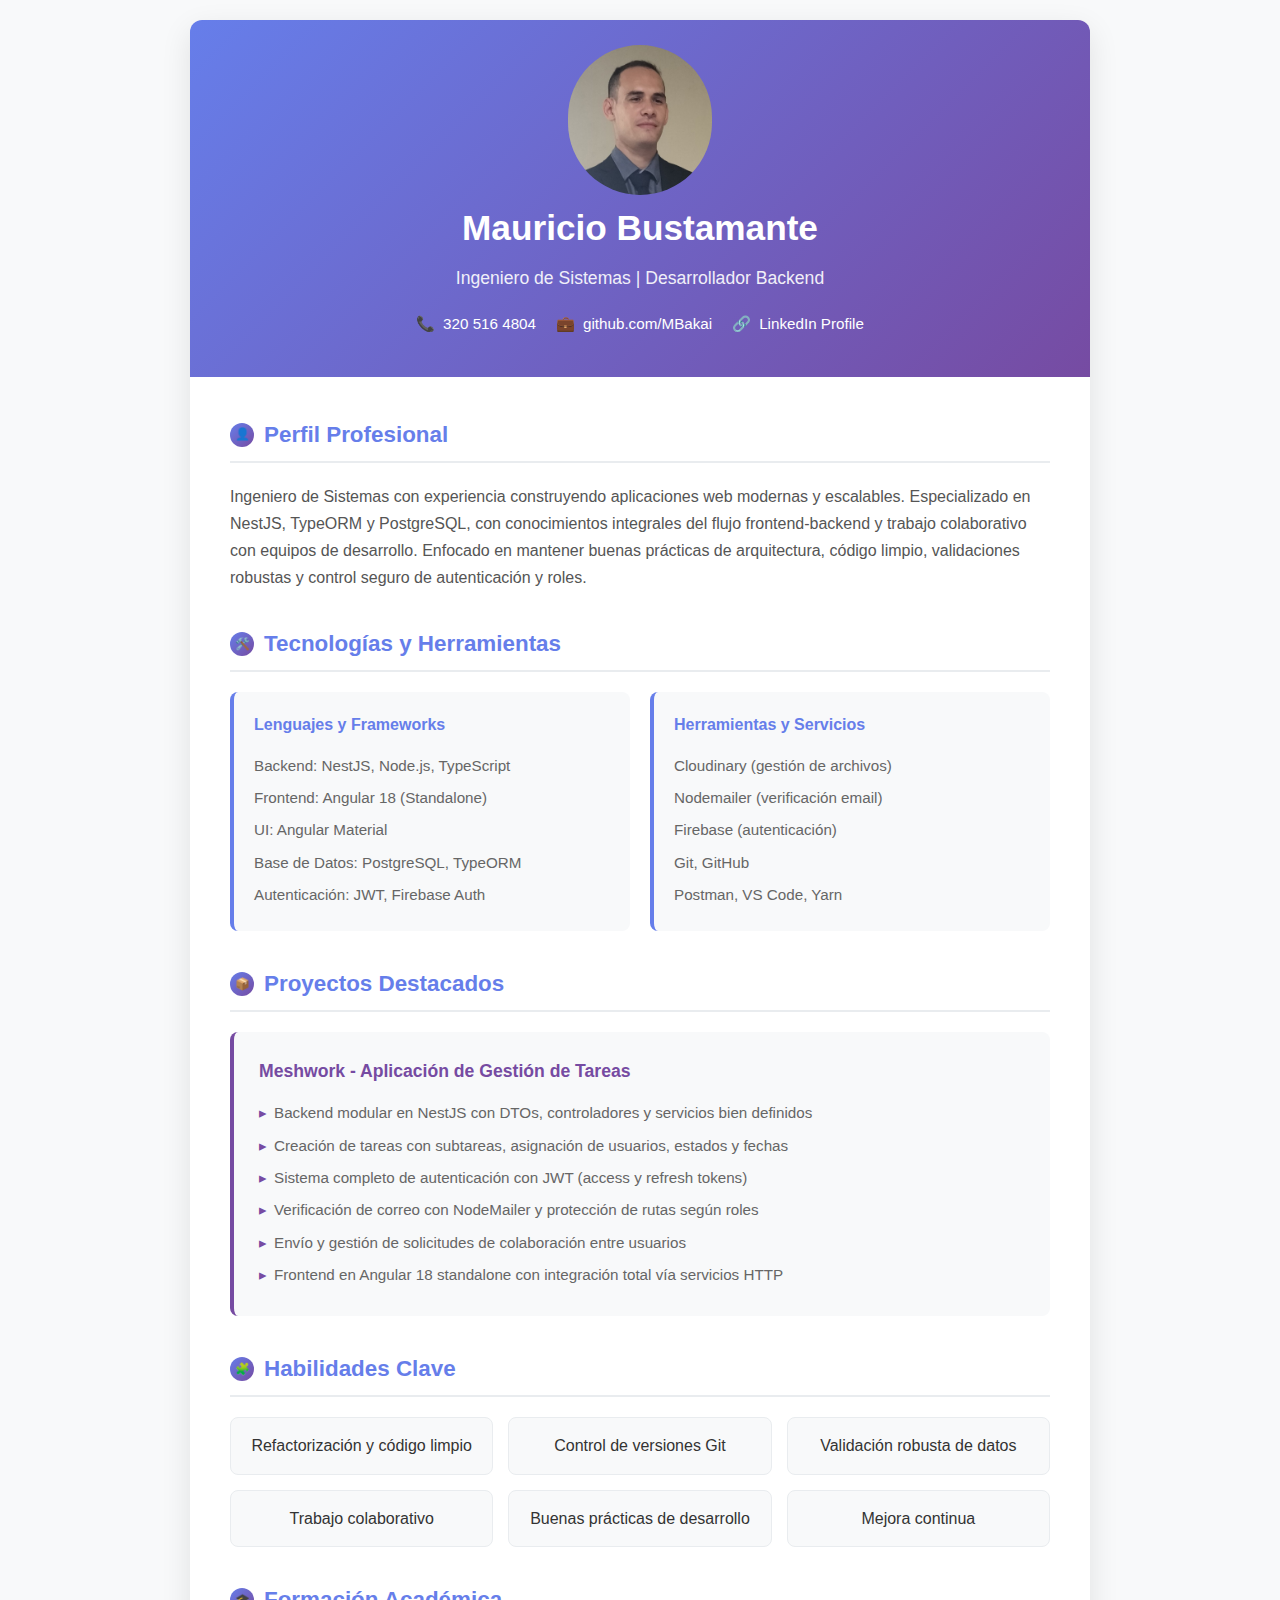
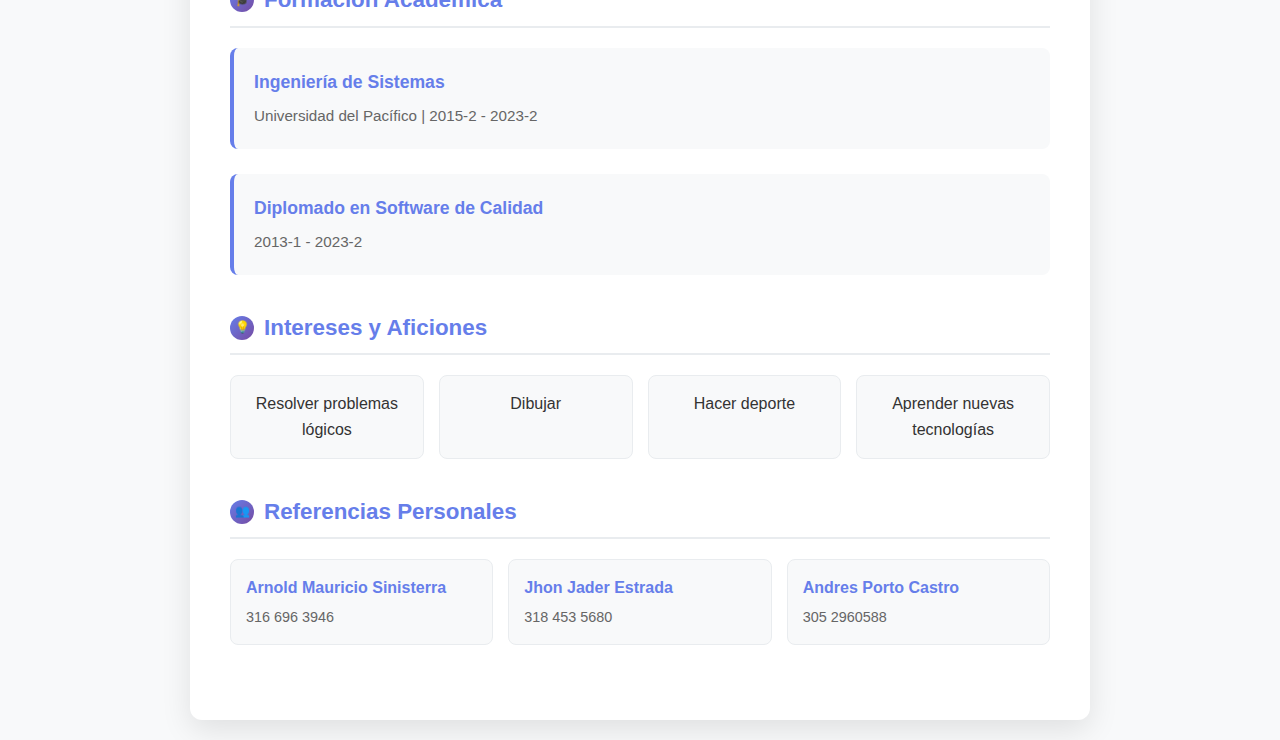
<file: mauricio-cv.html>
<!DOCTYPE html>
<html lang="es">
<head>
    <meta charset="UTF-8">
    <meta name="viewport" content="width=device-width, initial-scale=1.0">
    <title>Mauricio Bustamante - CV</title>
    <link rel="stylesheet" href="./style/style.css">
</head>
<body>
    <div class="cv-container">
        <!-- Header Section -->
        <div class="header">
            <div class="photo-placeholder">
                <img src="./assets/mauro face.jpg" alt="">
            </div>
            <h1>Mauricio Bustamante</h1>
            <div class="subtitle">Ingeniero de Sistemas | Desarrollador Backend</div>
            <div class="contact-info">
                <div class="contact-item">
                    <span>📞</span>
                    <span>320 516 4804</span>
                </div>
                <div class="contact-item">
                    <span>💼</span>
                   <a href="https://github.com/MBakai"> <span>github.com/MBakai</span></a>
                </div>
                <div class="contact-item">
                    <span>🔗</span>
                    <a href="https://www.linkedin.com/in/mauricio-bustamante-mejía-8593852a6/"><span>LinkedIn Profile</span></a>
                </div>
            </div>
        </div>

        <!-- Content Section -->
        <div class="content">
            <!-- Perfil Profesional -->
            <div class="section">
                <h3 class="section-title">
                    <div class="section-icon">👤</div>
                    Perfil Profesional
                </h3>
                <p class="profile-text">
                    Ingeniero de Sistemas con experiencia construyendo aplicaciones web modernas y escalables. 
                    Especializado en NestJS, TypeORM y PostgreSQL, con conocimientos integrales del flujo 
                    frontend-backend y trabajo colaborativo con equipos de desarrollo. Enfocado en mantener 
                    buenas prácticas de arquitectura, código limpio, validaciones robustas y control seguro 
                    de autenticación y roles.
                </p>
            </div>

            <!-- Tecnologías -->
            <div class="section">
                <h3 class="section-title">
                    <div class="section-icon">🛠️</div>
                    Tecnologías y Herramientas
                </h3>
                <div class="tech-grid">
                    <div class="tech-category">
                        <h4>Lenguajes y Frameworks</h4>
                        <ul class="tech-list">
                            <li>Backend: NestJS, Node.js, TypeScript</li>
                            <li>Frontend: Angular 18 (Standalone)</li>
                            <li>UI: Angular Material</li>
                            <li>Base de Datos: PostgreSQL, TypeORM</li>
                            <li>Autenticación: JWT, Firebase Auth</li>
                        </ul>
                    </div>
                    <div class="tech-category">
                        <h4>Herramientas y Servicios</h4>
                        <ul class="tech-list">
                            <li>Cloudinary (gestión de archivos)</li>
                            <li>Nodemailer (verificación email)</li>
                            <li>Firebase (autenticación)</li>
                            <li>Git, GitHub</li>
                            <li>Postman, VS Code, Yarn</li>
                        </ul>
                    </div>
                </div>
            </div>

            <!-- Proyectos -->
            <div class="section">
                <h3 class="section-title">
                    <div class="section-icon">📦</div>
                    Proyectos Destacados
                </h3>
                <div class="project">
                    <h4>Meshwork - Aplicación de Gestión de Tareas</h4>
                    <ul>
                        <li>Backend modular en NestJS con DTOs, controladores y servicios bien definidos</li>
                        <li>Creación de tareas con subtareas, asignación de usuarios, estados y fechas</li>
                        <li>Sistema completo de autenticación con JWT (access y refresh tokens)</li>
                        <li>Verificación de correo con NodeMailer y protección de rutas según roles</li>
                        <li>Envío y gestión de solicitudes de colaboración entre usuarios</li>
                        <li>Frontend en Angular 18 standalone con integración total vía servicios HTTP</li>
                    </ul>
                </div>
            </div>

            <!-- Habilidades -->
            <div class="section">
                <h3 class="section-title">
                    <div class="section-icon">🧩</div>
                    Habilidades Clave
                </h3>
                <div class="skills-grid">
                    <div class="skill-item">Refactorización y código limpio</div>
                    <div class="skill-item">Control de versiones Git</div>
                    <div class="skill-item">Validación robusta de datos</div>
                    <div class="skill-item">Trabajo colaborativo</div>
                    <div class="skill-item">Buenas prácticas de desarrollo</div>
                    <div class="skill-item">Mejora continua</div>
                </div>
            </div>

            <!-- Formación -->
            <div class="section">
                <h3 class="section-title">
                    <div class="section-icon">🎓</div>
                    Formación Académica
                </h3>
                <div class="education">
                    <h4>Ingeniería de Sistemas</h4>
                    <p>Universidad del Pacífico | 2015-2 - 2023-2</p>
                </div>
                <br>
                <div class="education">
                    <h4>Diplomado en Software de Calidad</h4>
                    <p>2013-1 - 2023-2</p>
                </div>
            </div>

            <!-- Aficiones -->
            <div class="section">
                <h3 class="section-title">
                    <div class="section-icon">💡</div>
                    Intereses y Aficiones
                </h3>
                <div class="hobbies-list">
                    <div class="hobby-item">Resolver problemas lógicos</div>
                    <div class="hobby-item">Dibujar</div>
                    <div class="hobby-item">Hacer deporte</div>
                    <div class="hobby-item">Aprender nuevas tecnologías</div>
                </div>
            </div>

            <!-- Referencias -->
            <div class="section">
                <h3 class="section-title">
                    <div class="section-icon">👥</div>
                    Referencias Personales
                </h3>
                <div class="references-list">
                    <div class="reference-item">
                        <div class="reference-name">Arnold Mauricio Sinisterra</div>
                        <div class="reference-phone">316 696 3946</div>
                    </div>
                    <div class="reference-item">
                        <div class="reference-name">Jhon Jader Estrada</div>
                        <div class="reference-phone">318 453 5680</div>
                    </div>
                    <div class="reference-item">
                        <div class="reference-name">Andres Porto Castro</div>
                        <div class="reference-phone">305 2960588</div>
                    </div>
                </div>
            </div>
        </div>
    </div>
</body>
</html>
</file>
<file: style/style.css>
*{
    margin: 0;
    padding: 0;
    box-sizing: border-box;
}

body {
    font-family: 'Segoe UI', Tahoma, Geneva, Verdana, sans-serif;
    line-height: 1.6;
    color: #333;
    background: #f8f9fa;
}

.cv-container {
    max-width: 900px;
    margin: 20px auto;
    background: white;
    box-shadow: 0 10px 30px rgba(0,0,0,0.1);
    border-radius: 12px;
    overflow: hidden;
}
img{
    width: 150px;
    height: 150px;
    border-radius: 80px;
}

.header {
    background: linear-gradient(135deg, #667eea 0%, #764ba2 100%);
    color: white;
    padding: 40px;
    text-align: center;
    position: relative;
}

a{
    color: white;
    text-decoration: none;
}

.photo-placeholder {
    width: 120px;
    height: 120px;
    border-radius: 50%;
    background: rgba(255,255,255,0.2);
    border: 4px solid rgba(255,255,255,0.3);
    margin: 0 auto 20px;
    display: flex;
    align-items: center;
    justify-content: center;
    font-size: 14px;
    text-align: center;
    backdrop-filter: blur(10px);
}

.header h1 {
    font-size: 2.2rem;
    margin-bottom: 8px;
    font-weight: 700;
}

.header .subtitle {
    font-size: 1.1rem;
    opacity: 0.9;
    margin-bottom: 20px;
}

.contact-info {
    display: flex;
    justify-content: center;
    flex-wrap: wrap;
    gap: 20px;
    font-size: 0.95rem;
}

.contact-item {
    display: flex;
    align-items: center;
    gap: 8px;
}

.content {
    padding: 40px;
}

.section {
    margin-bottom: 35px;
}

.section-title {
    font-size: 1.4rem;
    font-weight: 700;
    color: #667eea;
    margin-bottom: 20px;
    padding-bottom: 8px;
    border-bottom: 2px solid #e9ecef;
    display: flex;
    align-items: center;
    gap: 10px;
}

.section-icon {
    width: 24px;
    height: 24px;
    background: linear-gradient(135deg, #667eea 0%, #764ba2 100%);
    border-radius: 50%;
    display: flex;
    align-items: center;
    justify-content: center;
    color: white;
    font-size: 12px;
}

.profile-text {
    font-size: 1rem;
    line-height: 1.7;
    color: #555;
}

.tech-grid {
    display: grid;
    grid-template-columns: repeat(auto-fit, minmax(250px, 1fr));
    gap: 20px;
}

.tech-category {
    background: #f8f9fa;
    padding: 20px;
    border-radius: 8px;
    border-left: 4px solid #667eea;
}

.tech-category h4 {
    color: #667eea;
    font-size: 1rem;
    margin-bottom: 12px;
    font-weight: 600;
}

.tech-list {
    list-style: none;
}

.tech-list li {
    padding: 4px 0;
    color: #666;
    font-size: 0.95rem;
}

.project {
    background: #f8f9fa;
    padding: 25px;
    border-radius: 8px;
    margin-bottom: 20px;
    border-left: 4px solid #764ba2;
}

.project h4 {
    color: #764ba2;
    font-size: 1.1rem;
    margin-bottom: 12px;
    font-weight: 600;
}

.project ul {
    list-style: none;
    margin-left: 0;
}

.project li {
    padding: 4px 0;
    color: #666;
    font-size: 0.95rem;
    position: relative;
    padding-left: 15px;
}

.project li:before {
    content: '▸';
    color: #764ba2;
    position: absolute;
    left: 0;
}

.skills-grid {
    display: grid;
    grid-template-columns: repeat(auto-fit, minmax(200px, 1fr));
    gap: 15px;
}

.skill-item {
    background: #f8f9fa;
    padding: 15px;
    border-radius: 8px;
    text-align: center;
    border: 1px solid #e9ecef;
}

.education {
    background: #f8f9fa;
    padding: 20px;
    border-radius: 8px;
    border-left: 4px solid #667eea;
}

.education h4 {
    color: #667eea;
    font-size: 1.1rem;
    margin-bottom: 8px;
}

.education p {
    color: #666;
    font-size: 0.95rem;
}

.hobbies-list, .references-list {
    display: grid;
    grid-template-columns: repeat(auto-fit, minmax(150px, 1fr));
    gap: 15px;
}

.hobby-item, .reference-item {
    background: #f8f9fa;
    padding: 15px;
    border-radius: 8px;
    text-align: center;
    border: 1px solid #e9ecef;
}

.reference-item {
    text-align: left;
}

.reference-name {
    font-weight: 600;
    color: #667eea;
    margin-bottom: 5px;
}

.reference-phone {
    color: #666;
    font-size: 0.9rem;
}

.download-btn {
    background: rgba(255,255,255,0.2);
    border: 2px solid rgba(255,255,255,0.4);
    color: white;
    padding: 12px 24px;
    border-radius: 25px;
    font-size: 1rem;
    font-weight: 600;
    cursor: pointer;
    transition: all 0.3s ease;
    margin-top: 20px;
    backdrop-filter: blur(10px);
    display: flex;
    align-items: center;
    gap: 8px;
    justify-content: center;
    min-width: 180px;
    }

    .download-btn:hover {
    background: rgba(255,255,255,0.3);
    border-color: rgba(255,255,255,0.6);
    transform: translateY(-2px);
    box-shadow: 0 5px 15px rgba(0,0,0,0.2);
    }

    .download-btn:active {
    transform: translateY(0);
    }

    @media print {
        .download-btn {
            display: none;
        }
    }

@media (max-width: 768px) {
    .cv-container {
        margin: 10px;
    }
    
    .header {
        padding: 30px 20px;
    }
    
    .content {
        padding: 30px 20px;
    }
    
    .contact-info {
        flex-direction: column;
        gap: 10px;
    }
    
    .tech-grid {
        grid-template-columns: 1fr;
    }
}
</file>
